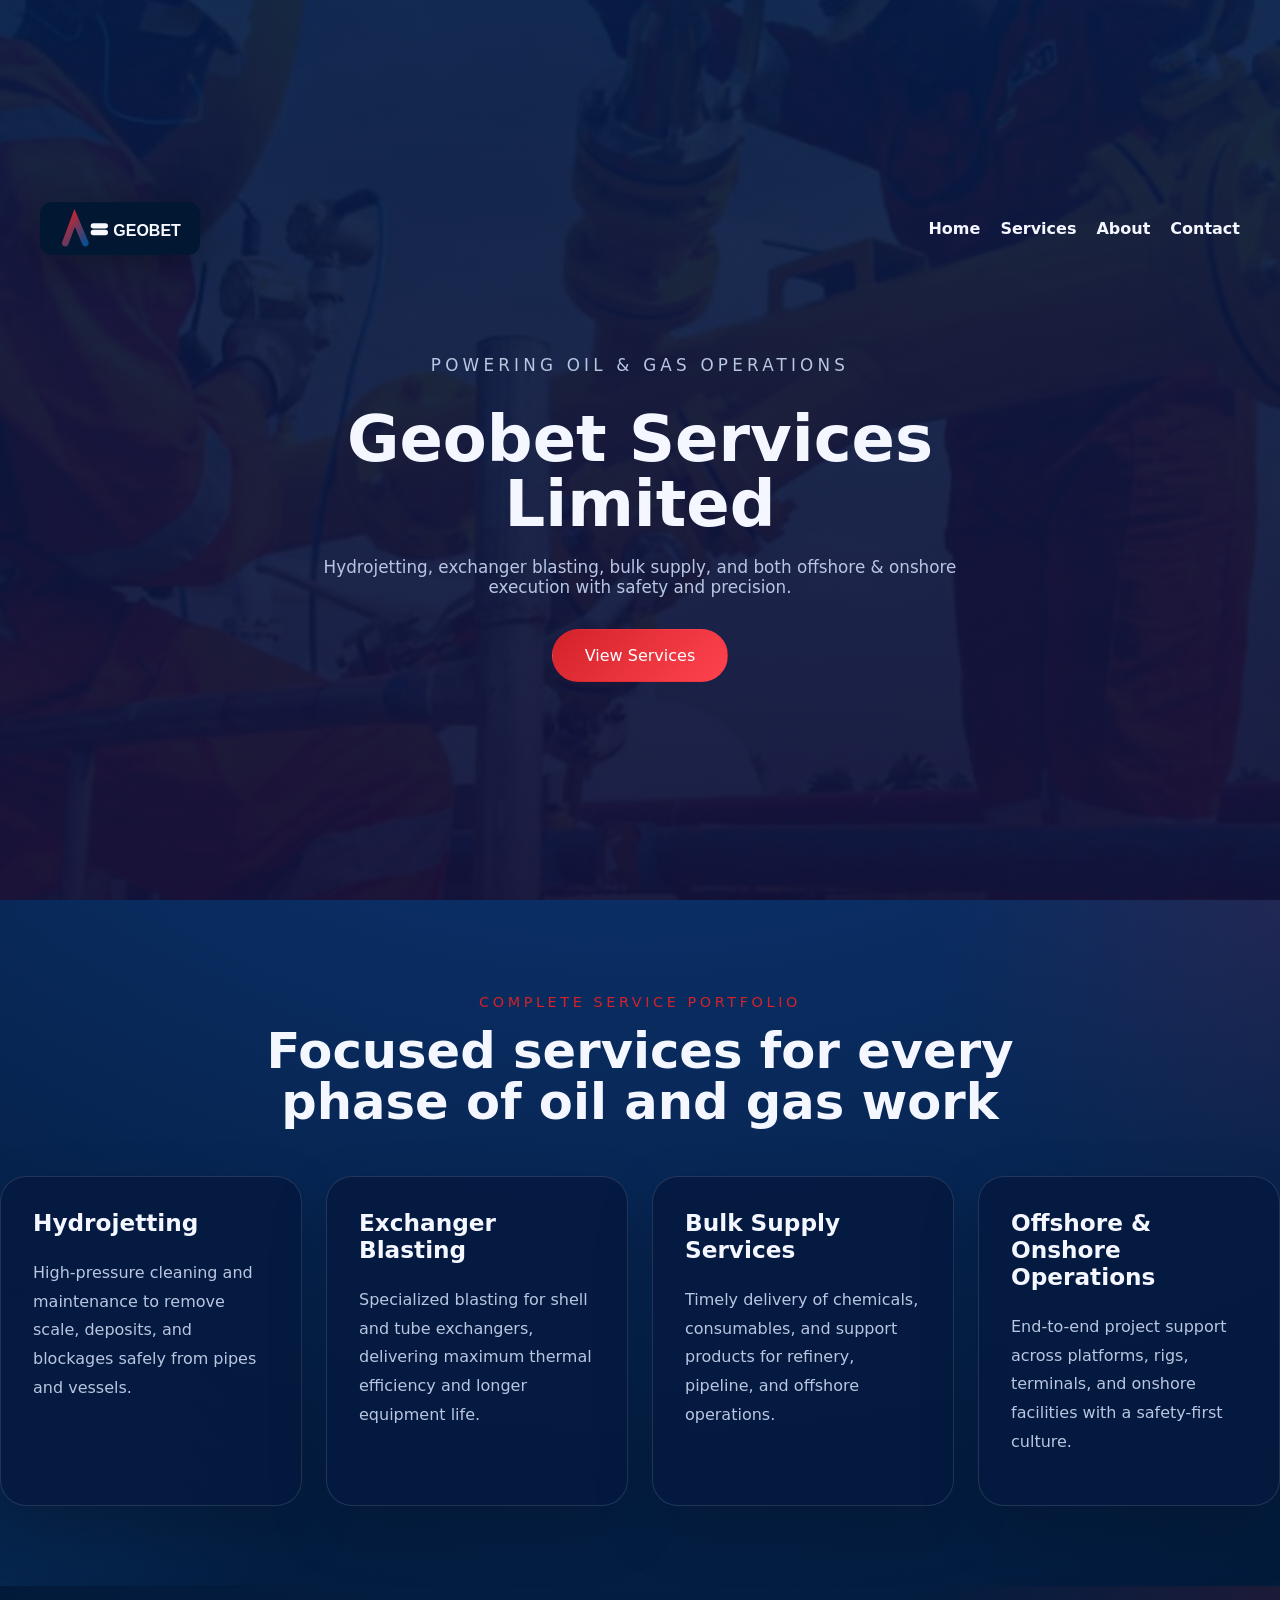
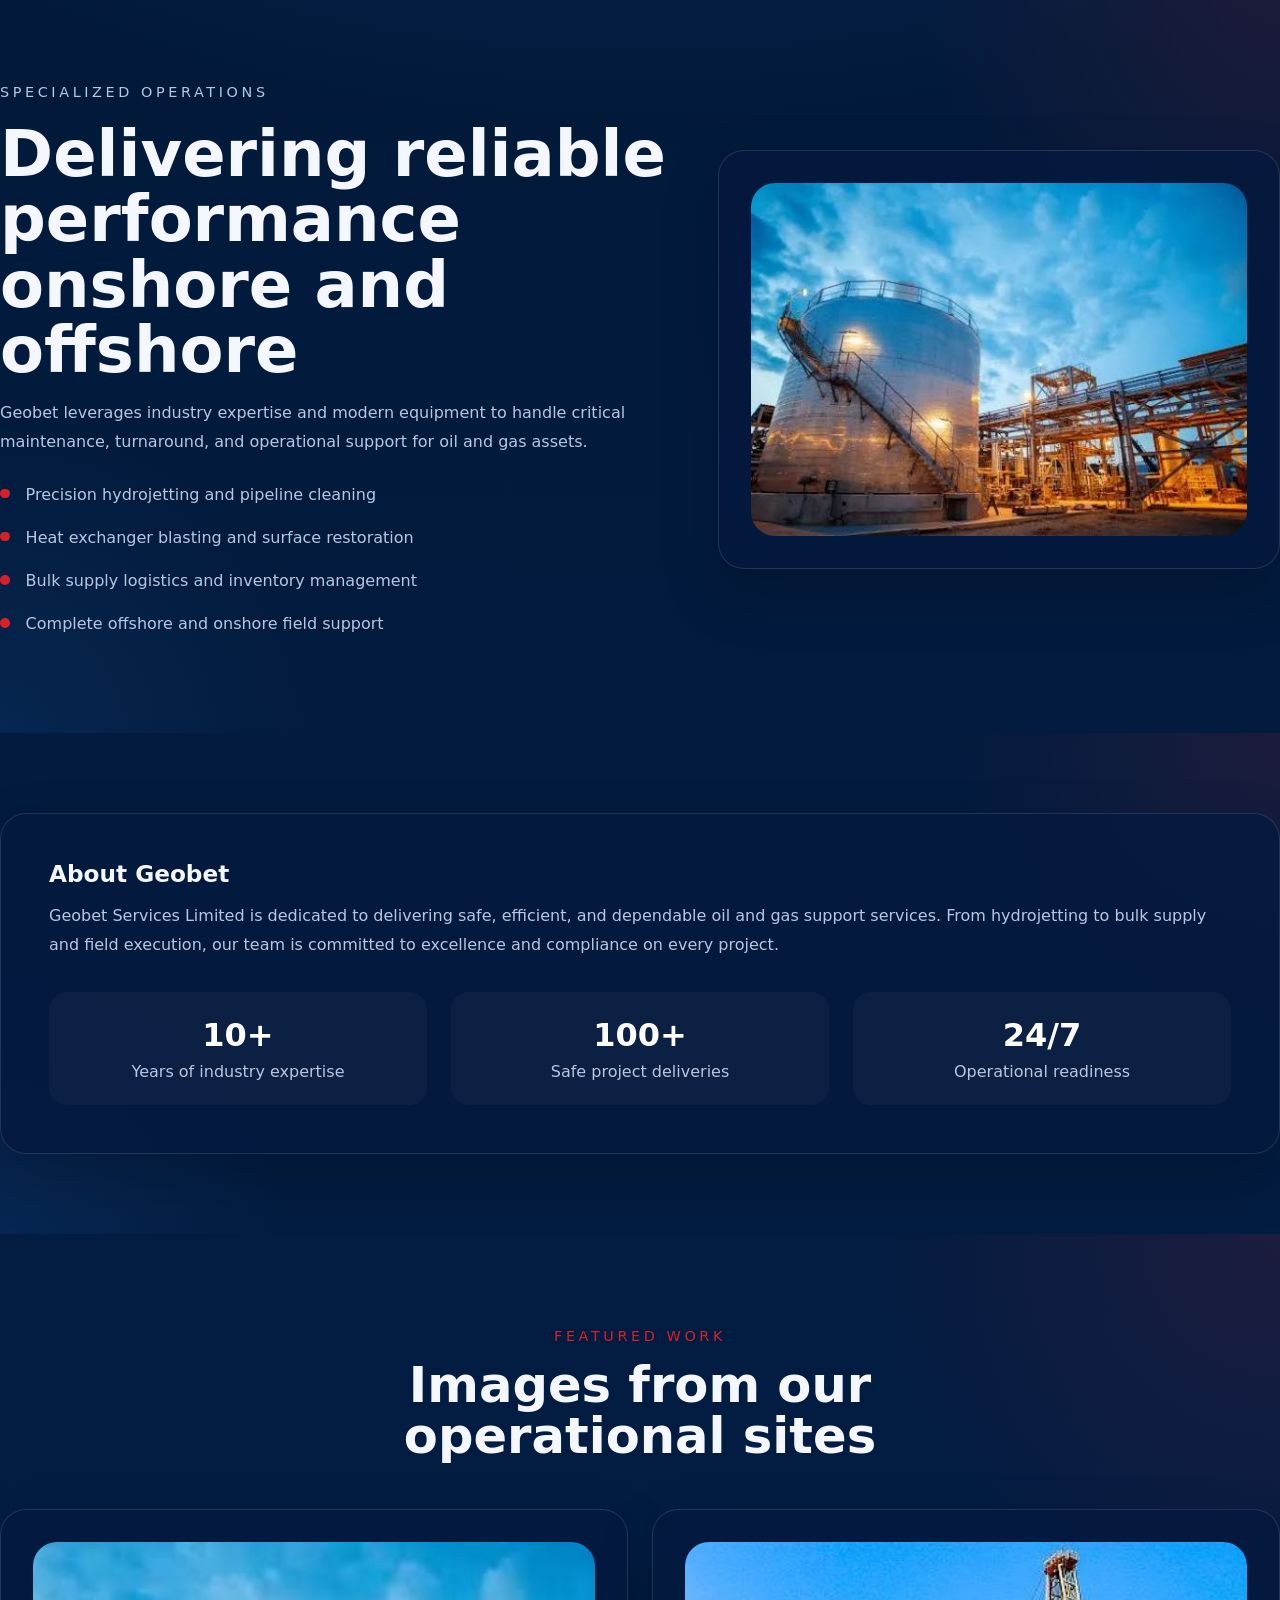
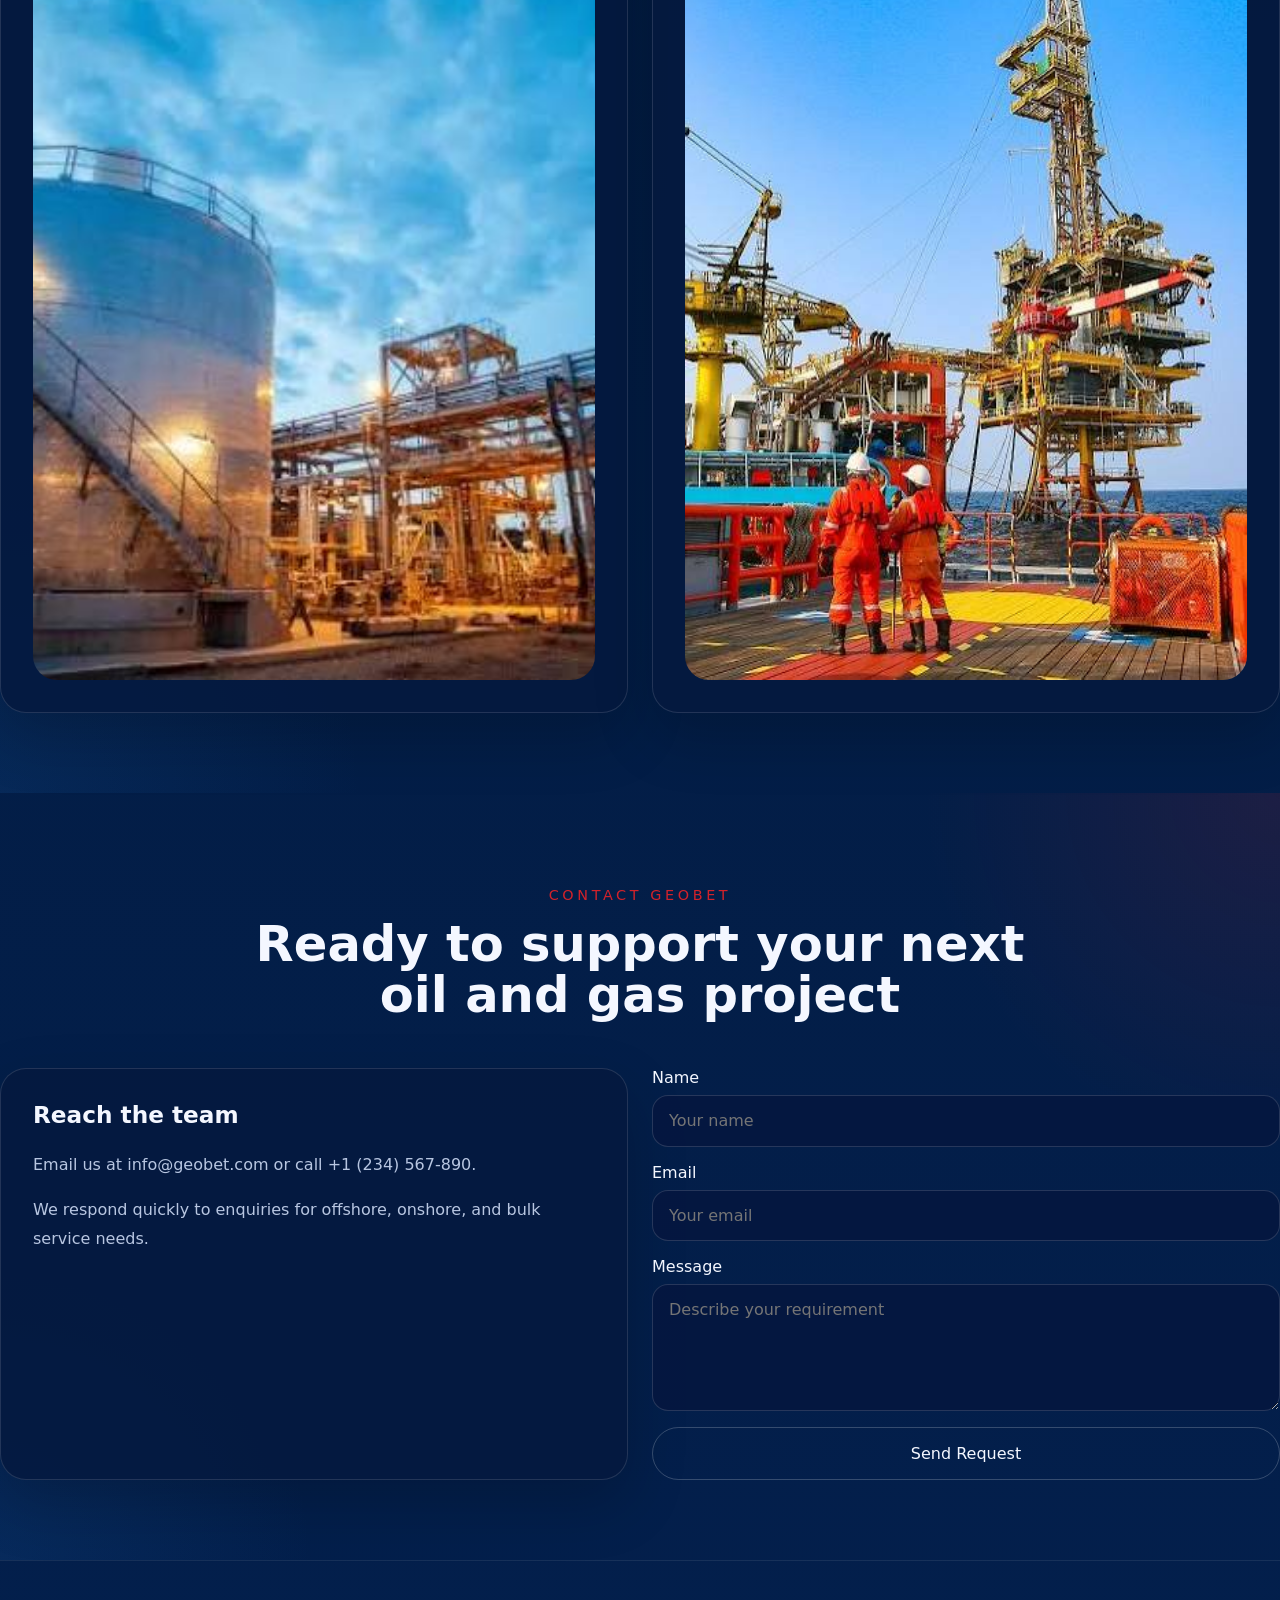
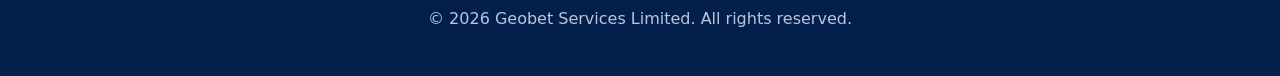
<file: index.html>
<!DOCTYPE html>
<html lang="en">
<head>
  <meta charset="UTF-8" />
  <meta name="viewport" content="width=device-width, initial-scale=1.0" />
  <title>Geobet Services Limited</title>
  <link rel="stylesheet" href="styles.css" />
</head>
<body>
  <header class="site-header">
    <div class="header-overlay"></div>
    <div class="header-content">
      <img src="logo.svg" alt="Geobet Services Limited" class="logo" />
      <nav class="main-nav">
        <a href="index.html">Home</a>
        <a href="services.html">Services</a>
        <a href="#about">About</a>
        <a href="#contact">Contact</a>
      </nav>
    </div>
    <div class="hero-copy">
      <p class="eyebrow">Powering Oil & Gas Operations</p>
      <h1>Geobet Services Limited</h1>
      <p>Hydrojetting, exchanger blasting, bulk supply, and both offshore & onshore execution with safety and precision.</p>
      <a class="btn btn-primary" href="services.html">View Services</a>
    </div>
  </header>

  <main>
    <section class="section services" id="services">
      <div class="section-intro">
        <p class="eyebrow">Complete Service Portfolio</p>
        <h2>Focused services for every phase of oil and gas work</h2>
      </div>
      <div class="service-grid">
        <article class="card">
          <h3>Hydrojetting</h3>
          <p>High-pressure cleaning and maintenance to remove scale, deposits, and blockages safely from pipes and vessels.</p>
        </article>
        <article class="card">
          <h3>Exchanger Blasting</h3>
          <p>Specialized blasting for shell and tube exchangers, delivering maximum thermal efficiency and longer equipment life.</p>
        </article>
        <article class="card">
          <h3>Bulk Supply Services</h3>
          <p>Timely delivery of chemicals, consumables, and support products for refinery, pipeline, and offshore operations.</p>
        </article>
        <article class="card">
          <h3>Offshore & Onshore Operations</h3>
          <p>End-to-end project support across platforms, rigs, terminals, and onshore facilities with a safety-first culture.</p>
        </article>
      </div>
    </section>

    <section class="section operations" id="operations">
      <div class="split-content">
        <div class="split-text">
          <p class="eyebrow">Specialized Operations</p>
          <h2>Delivering reliable performance onshore and offshore</h2>
          <p>Geobet leverages industry expertise and modern equipment to handle critical maintenance, turnaround, and operational support for oil and gas assets.</p>
          <ul>
            <li>Precision hydrojetting and pipeline cleaning</li>
            <li>Heat exchanger blasting and surface restoration</li>
            <li>Bulk supply logistics and inventory management</li>
            <li>Complete offshore and onshore field support</li>
          </ul>
        </div>
        <div class="split-image">
          <div class="image-card">
            <img src="images/operations-1.jpg" alt="Oil and gas operation" />
          </div>
        </div>
      </div>
    </section>

    <section class="section about" id="about">
      <div class="about-card">
        <h2>About Geobet</h2>
        <p>Geobet Services Limited is dedicated to delivering safe, efficient, and dependable oil and gas support services. From hydrojetting to bulk supply and field execution, our team is committed to excellence and compliance on every project.</p>
        <div class="stats-grid">
          <div class="stat">
            <strong>10+</strong>
            <span>Years of industry expertise</span>
          </div>
          <div class="stat">
            <strong>100+</strong>
            <span>Safe project deliveries</span>
          </div>
          <div class="stat">
            <strong>24/7</strong>
            <span>Operational readiness</span>
          </div>
        </div>
      </div>
    </section>

    <section class="section gallery" id="gallery">
      <div class="section-intro">
        <p class="eyebrow">Featured Work</p>
        <h2>Images from our operational sites</h2>
      </div>
      <div class="image-gallery">
        <div class="image-card">
          <img src="images/operations-1.jpg" alt="Oil operation image" />
        </div>
        <div class="image-card">
          <img src="images/gallery-2.jpg" alt="Oil operation image" />
        </div>
      </div>
    </section>

    <section class="section contact" id="contact">
      <div class="section-intro">
        <p class="eyebrow">Contact Geobet</p>
        <h2>Ready to support your next oil and gas project</h2>
      </div>
      <div class="contact-grid">
        <div class="contact-card">
          <h3>Reach the team</h3>
          <p>Email us at <a href="mailto:info@geobet.com">info@geobet.com</a> or call <a href="tel:+1234567890">+1 (234) 567-890</a>.</p>
          <p>We respond quickly to enquiries for offshore, onshore, and bulk service needs.</p>
        </div>
        <form class="contact-form">
          <label>
            Name
            <input type="text" placeholder="Your name" required />
          </label>
          <label>
            Email
            <input type="email" placeholder="Your email" required />
          </label>
          <label>
            Message
            <textarea rows="5" placeholder="Describe your requirement"></textarea>
          </label>
          <button class="btn btn-secondary" type="submit">Send Request</button>
        </form>
      </div>
    </section>
  </main>

  <footer class="site-footer">
    <p>© 2026 Geobet Services Limited. All rights reserved.</p>
  </footer>
  <script src="script.js"></script>
</body>
</html>
</file>
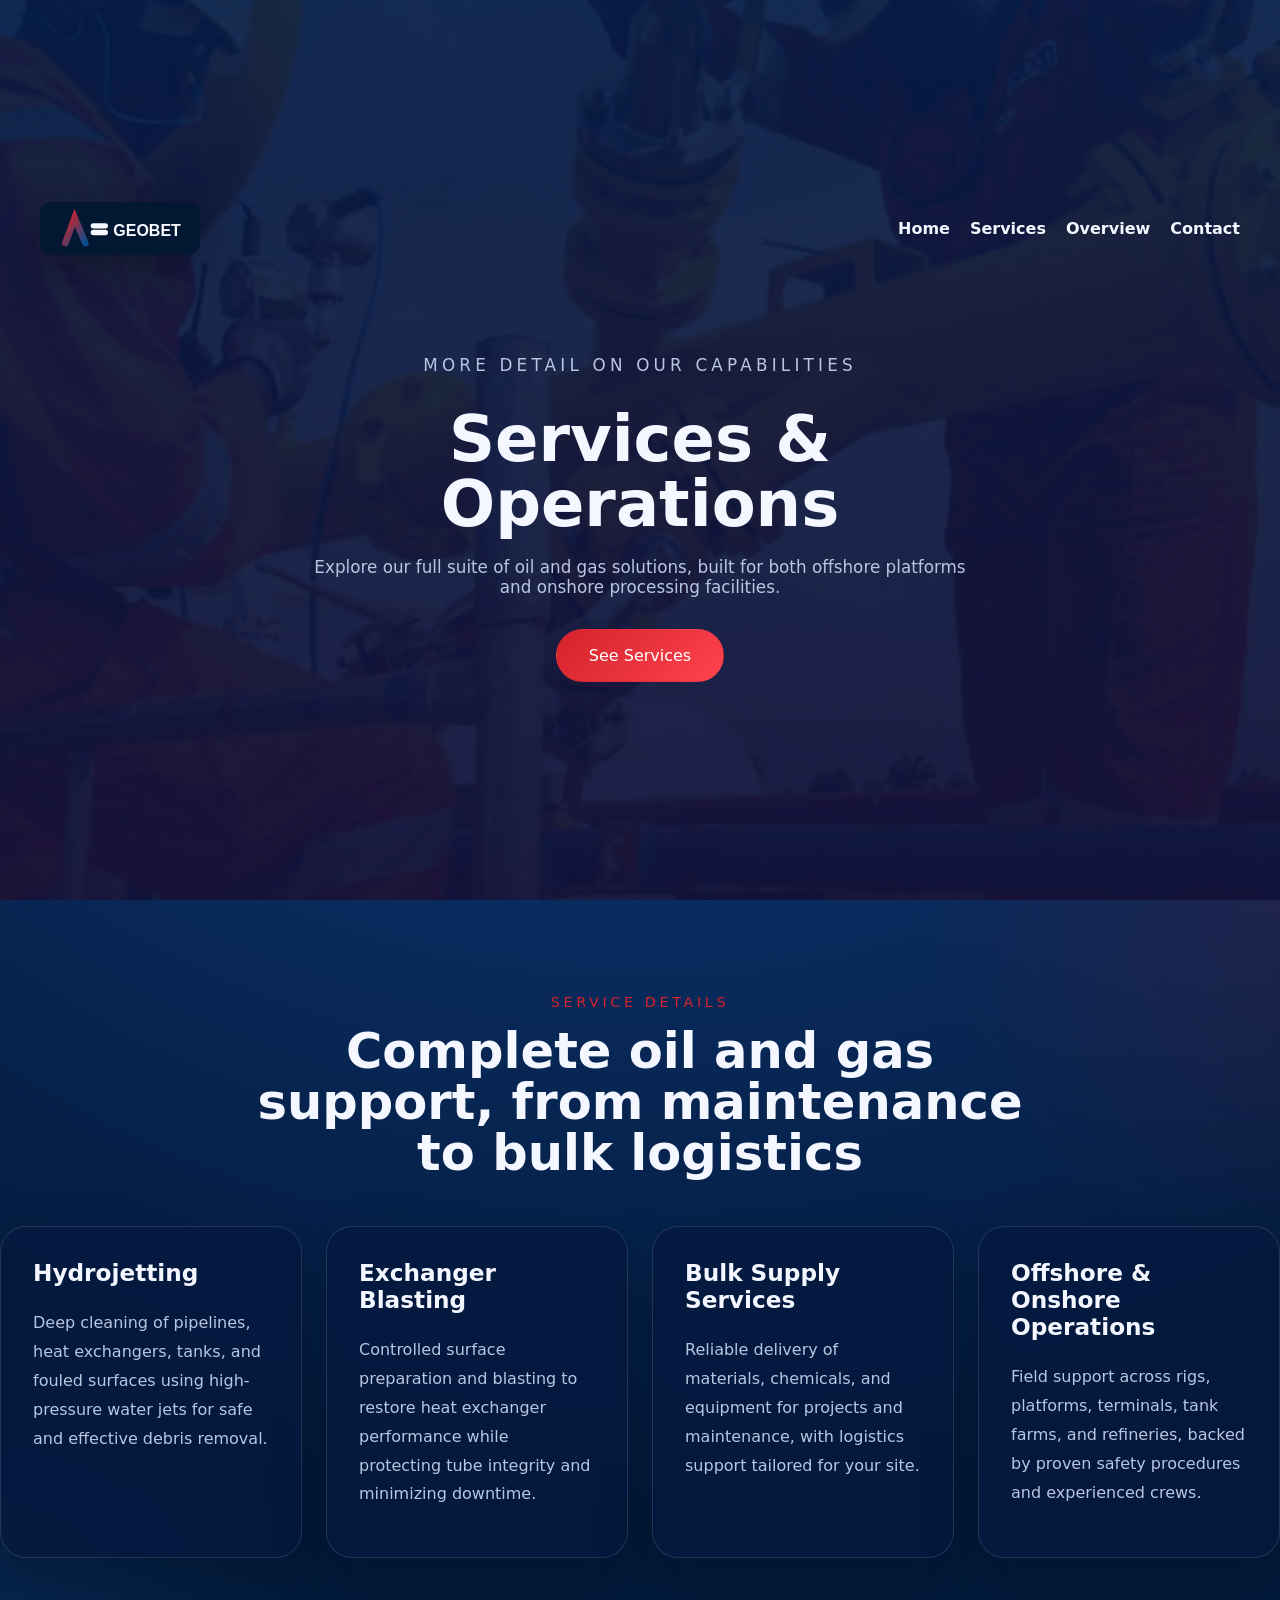
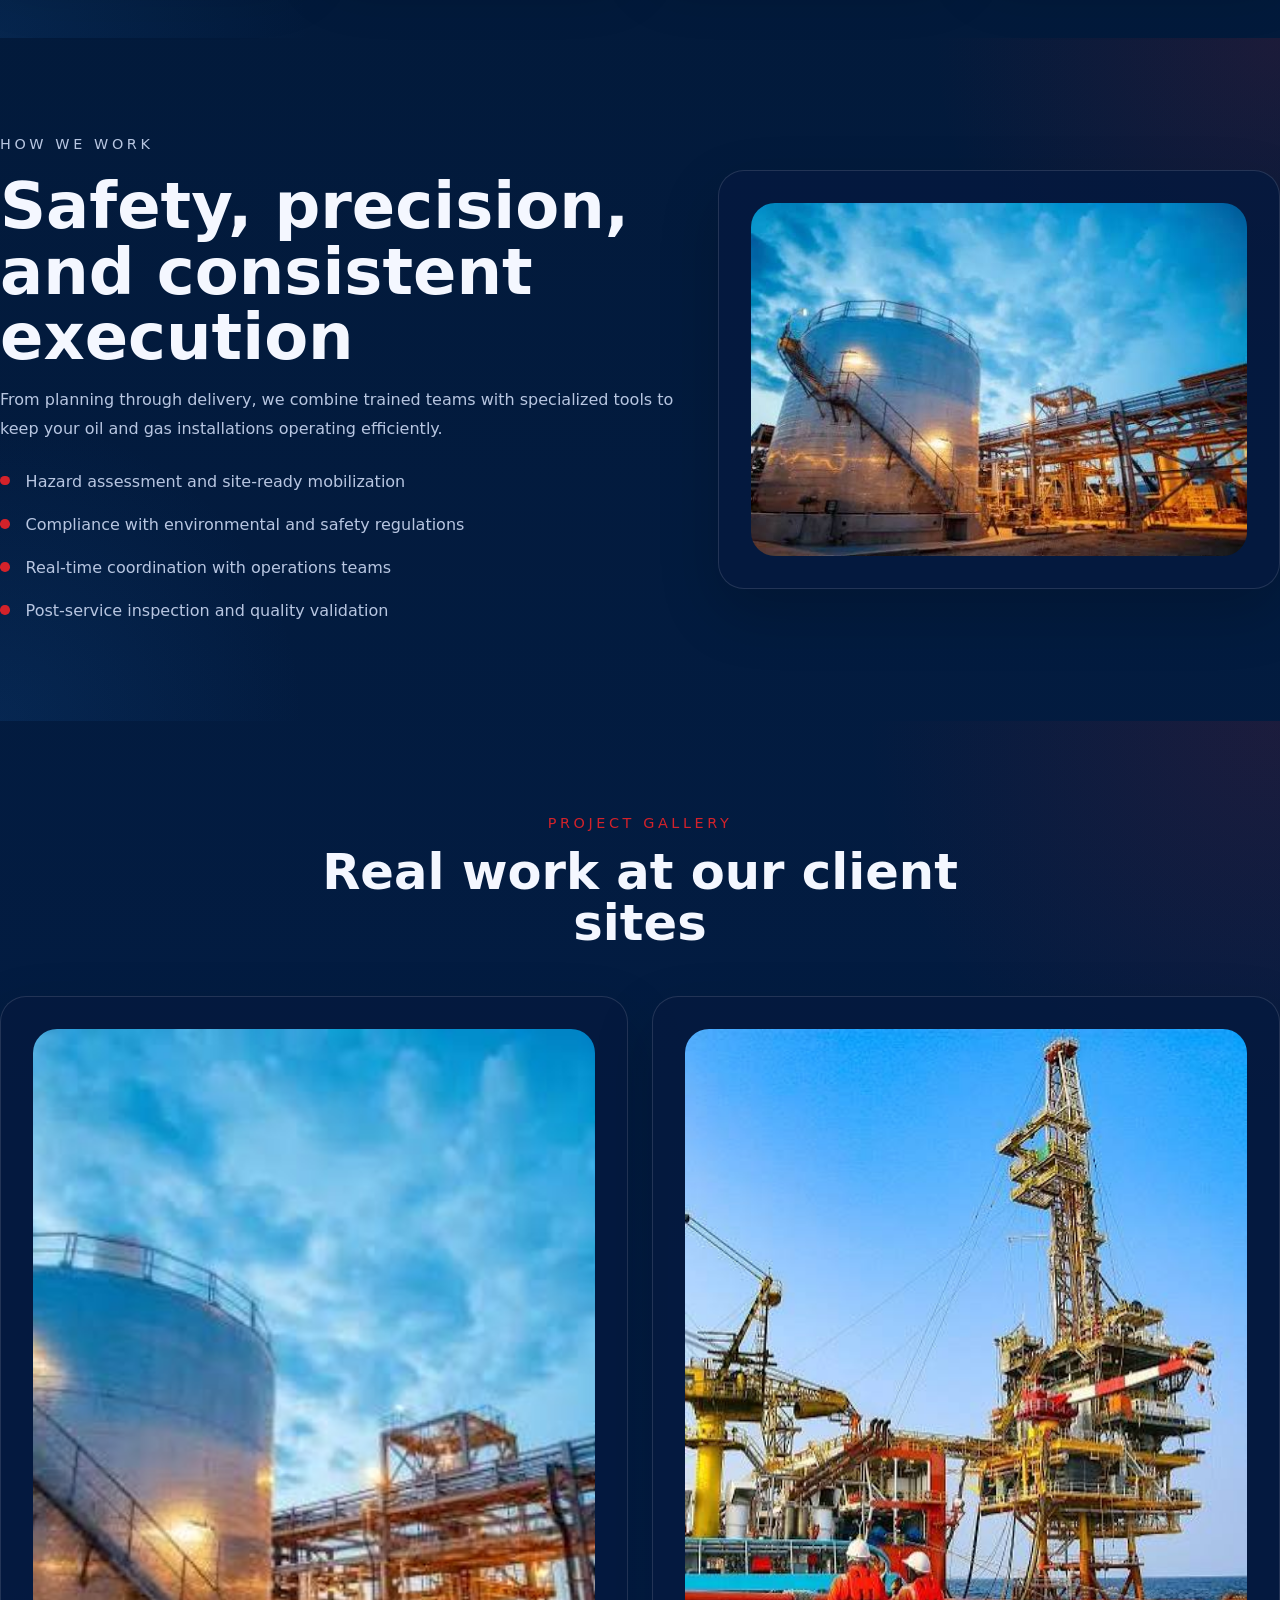
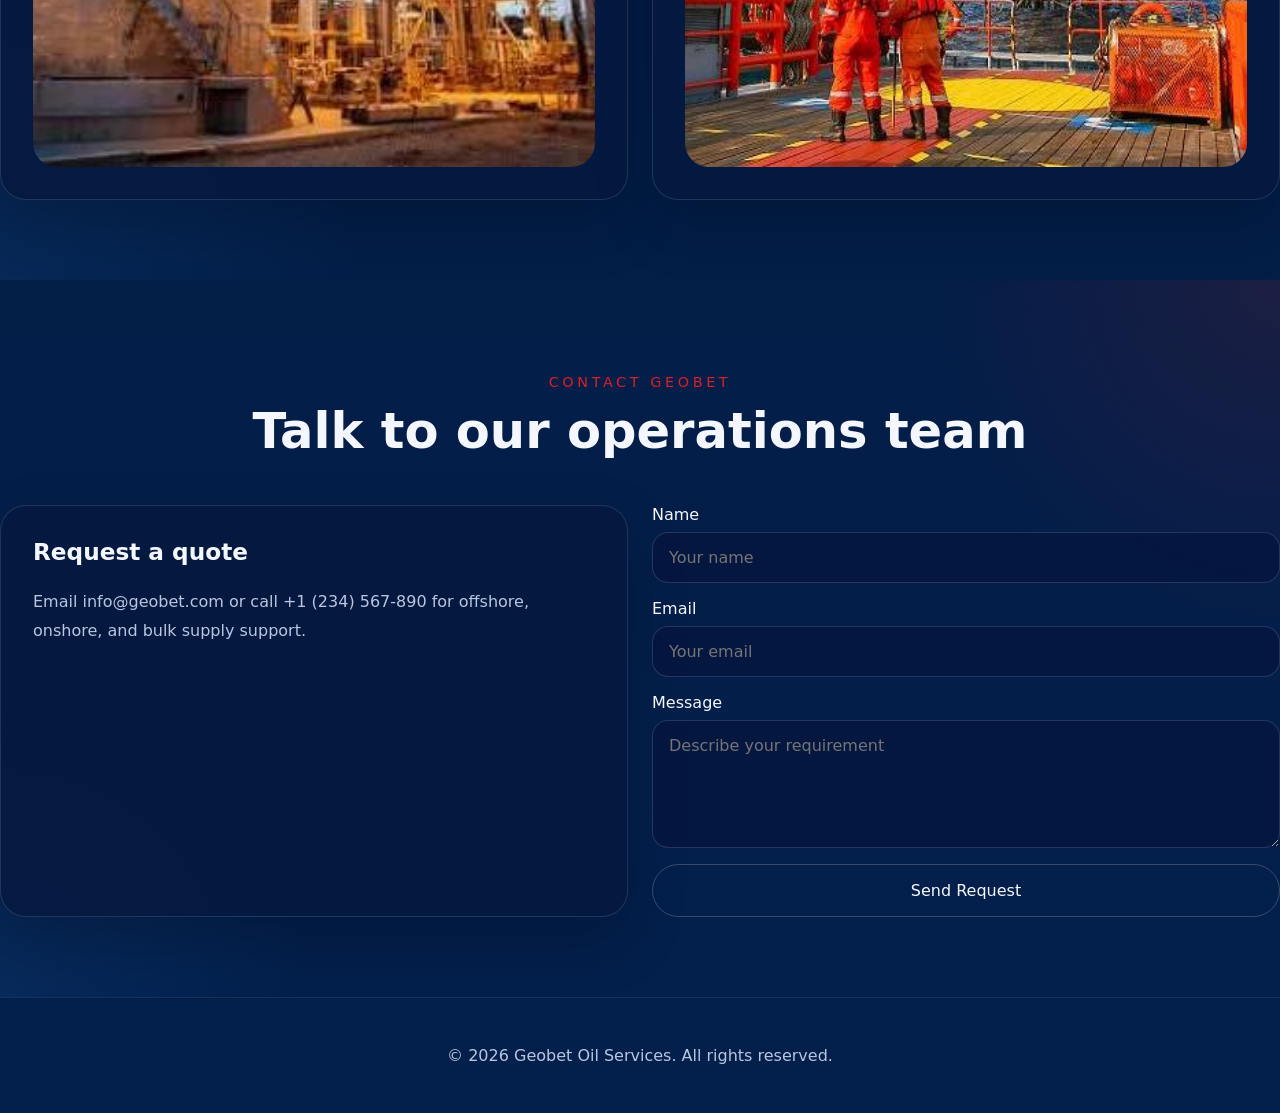
<file: services.html>
<!DOCTYPE html>
<html lang="en">
<head>
  <meta charset="UTF-8" />
  <meta name="viewport" content="width=device-width, initial-scale=1.0" />
  <title>Services | Geobet Oil Services</title>
  <link rel="stylesheet" href="styles.css" />
</head>
<body>
  <header class="site-header">
    <div class="header-overlay"></div>
    <div class="header-content">
      <img src="logo.svg" alt="Geobet Oil Services" class="logo" />
      <nav class="main-nav">
        <a href="index.html">Home</a>
        <a href="services.html">Services</a>
        <a href="#services">Overview</a>
        <a href="#contact">Contact</a>
      </nav>
    </div>
    <div class="hero-copy">
      <p class="eyebrow">More detail on our capabilities</p>
      <h1>Services & Operations</h1>
      <p>Explore our full suite of oil and gas solutions, built for both offshore platforms and onshore processing facilities.</p>
      <a class="btn btn-primary" href="#services">See Services</a>
    </div>
  </header>

  <main>
    <section class="section services" id="services">
      <div class="section-intro">
        <p class="eyebrow">Service Details</p>
        <h2>Complete oil and gas support, from maintenance to bulk logistics</h2>
      </div>
      <div class="service-grid">
        <article class="card">
          <h3>Hydrojetting</h3>
          <p>Deep cleaning of pipelines, heat exchangers, tanks, and fouled surfaces using high-pressure water jets for safe and effective debris removal.</p>
        </article>
        <article class="card">
          <h3>Exchanger Blasting</h3>
          <p>Controlled surface preparation and blasting to restore heat exchanger performance while protecting tube integrity and minimizing downtime.</p>
        </article>
        <article class="card">
          <h3>Bulk Supply Services</h3>
          <p>Reliable delivery of materials, chemicals, and equipment for projects and maintenance, with logistics support tailored for your site.</p>
        </article>
        <article class="card">
          <h3>Offshore & Onshore Operations</h3>
          <p>Field support across rigs, platforms, terminals, tank farms, and refineries, backed by proven safety procedures and experienced crews.</p>
        </article>
      </div>
    </section>

    <section class="section operations" id="operations">
      <div class="split-content">
        <div class="split-text">
          <p class="eyebrow">How we work</p>
          <h2>Safety, precision, and consistent execution</h2>
          <p>From planning through delivery, we combine trained teams with specialized tools to keep your oil and gas installations operating efficiently.</p>
          <ul>
            <li>Hazard assessment and site-ready mobilization</li>
            <li>Compliance with environmental and safety regulations</li>
            <li>Real-time coordination with operations teams</li>
            <li>Post-service inspection and quality validation</li>
          </ul>
        </div>
        <div class="split-image">
          <div class="image-card">
            <img src="images/operations-1.jpg" alt="Technical oil operation" />
          </div>
        </div>
      </div>
    </section>

    <section class="section gallery" id="gallery">
      <div class="section-intro">
        <p class="eyebrow">Project Gallery</p>
        <h2>Real work at our client sites</h2>
      </div>
      <div class="image-gallery">
        <div class="image-card">
          <img src="images/operations-1.jpg" alt="Operational site" />
        </div>
        <div class="image-card">
          <img src="images/gallery-2.jpg" alt="Field operations" />
        </div>
      </div>
    </section>

    <section class="section contact" id="contact">
      <div class="section-intro">
        <p class="eyebrow">Contact Geobet</p>
        <h2>Talk to our operations team</h2>
      </div>
      <div class="contact-grid">
        <div class="contact-card">
          <h3>Request a quote</h3>
          <p>Email <a href="mailto:info@geobet.com">info@geobet.com</a> or call <a href="tel:+1234567890">+1 (234) 567-890</a> for offshore, onshore, and bulk supply support.</p>
        </div>
        <form class="contact-form">
          <label>
            Name
            <input type="text" placeholder="Your name" required />
          </label>
          <label>
            Email
            <input type="email" placeholder="Your email" required />
          </label>
          <label>
            Message
            <textarea rows="5" placeholder="Describe your requirement"></textarea>
          </label>
          <button class="btn btn-secondary" type="submit">Send Request</button>
        </form>
      </div>
    </section>
  </main>

  <footer class="site-footer">
    <p>© 2026 Geobet Oil Services. All rights reserved.</p>
  </footer>
  <script src="script.js"></script>
</body>
</html>
</file>
<file: styles.css>
:root {
  color-scheme: dark;
  --bg-primary: #031f4c;
  --bg-secondary: #081f3a;
  --accent-red: #d3222a;
  --accent-light: #f8f9ff;
  --text-light: #f4f7ff;
  --text-muted: #b8c6e1;
  --card-bg: rgba(5, 25, 63, 0.85);
  --border: rgba(255, 255, 255, 0.12);
}

* {
  box-sizing: border-box;
}

body {
  margin: 0;
  font-family: Inter, system-ui, -apple-system, BlinkMacSystemFont, "Segoe UI", sans-serif;
  background: radial-gradient(circle at top, rgba(20, 72, 157, 0.95), transparent 35%), linear-gradient(180deg, #021731 0%, var(--bg-primary) 100%);
  color: var(--text-light);
}

img {
  max-width: 100%;
  display: block;
}

a {
  color: inherit;
  text-decoration: none;
}

button,
input,
textarea {
  font: inherit;
}

.site-header {
  position: relative;
  min-height: 100vh;
  padding: 2rem 1.5rem 3rem;
  display: flex;
  flex-direction: column;
  justify-content: center;
  background-image: linear-gradient(rgba(2, 18, 53, 0.75), rgba(0, 0, 0, 0.5)), url('images/hero-bg.jpg');
  background-size: cover;
  background-position: center;
}

.header-overlay {
  position: absolute;
  inset: 0;
  background: linear-gradient(180deg, rgba(3, 31, 76, 0.7), rgba(17, 19, 62, 0.9));
  pointer-events: none;
}

.header-content {
  position: relative;
  display: flex;
  justify-content: space-between;
  align-items: center;
  gap: 1rem;
  max-width: 1200px;
  width: 100%;
  margin: 0 auto;
}

.logo {
  width: 160px;
  filter: drop-shadow(0 8px 20px rgba(0, 0, 0, 0.3));
}

.main-nav {
  display: flex;
  flex-wrap: wrap;
  gap: 1.25rem;
  font-weight: 600;
}

.main-nav a {
  color: var(--text-light);
  transition: color 0.2s ease;
}

.main-nav a:hover {
  color: var(--accent-red);
}

.hero-copy {
  position: relative;
  max-width: 680px;
  margin: 5rem auto 0;
  text-align: center;
}

.eyebrow {
  text-transform: uppercase;
  letter-spacing: 0.25em;
  color: var(--accent-red);
  font-size: 0.9rem;
  margin-bottom: 1rem;
}

.hero-copy h1,
.section h2 {
  margin: 0;
  font-size: clamp(2.5rem, 5vw, 4.4rem);
  line-height: 1.02;
}

.hero-copy p {
  color: var(--text-muted);
  font-size: 1.05rem;
  max-width: 720px;
  margin: 1.25rem auto 2rem;
}

.btn {
  display: inline-flex;
  align-items: center;
  justify-content: center;
  padding: 1rem 2rem;
  border-radius: 999px;
  border: 1px solid transparent;
  cursor: pointer;
  transition: transform 0.2s ease, background-color 0.2s ease, border-color 0.2s ease;
}

.btn:hover {
  transform: translateY(-2px);
}

.btn-primary {
  background: linear-gradient(135deg, var(--accent-red), #ff434f);
  color: white;
}

.btn-secondary {
  background: transparent;
  border-color: rgba(255, 255, 255, 0.2);
  color: var(--text-light);
}

.main {
  width: min(1200px, calc(100% - 3rem));
  margin: 0 auto;
}

.section {
  padding: 5rem 0;
  position: relative;
}

.section::before {
  content: "";
  position: absolute;
  inset: 0;
  background: radial-gradient(circle at top right, rgba(211, 34, 42, 0.12), transparent 24%), radial-gradient(circle at bottom left, rgba(30, 109, 191, 0.14), transparent 21%);
  pointer-events: none;
}

.section > * {
  position: relative;
}

.section-intro {
  text-align: center;
  max-width: 780px;
  margin: 0 auto 3rem;
}

.section-intro h2 {
  font-size: clamp(2.1rem, 4vw, 3.1rem);
}

.service-grid,
.stats-grid,
.contact-grid {
  display: grid;
  gap: 1.5rem;
}

.service-grid {
  grid-template-columns: repeat(auto-fit, minmax(220px, 1fr));
}

.card,
.about-card,
.contact-card,
.image-card {
  background: var(--card-bg);
  border: 1px solid var(--border);
  border-radius: 26px;
  padding: 2rem;
  box-shadow: 0 24px 60px rgba(0, 0, 0, 0.18);
}

.card h3,
.about-card h2,
.contact-card h3 {
  margin-top: 0;
  font-size: 1.45rem;
}

.card p,
.about-card p,
.contact-card p,
.split-text p,
.split-text ul {
  color: var(--text-muted);
  line-height: 1.8;
}

.split-content {
  display: grid;
  grid-template-columns: 1.1fr 0.9fr;
  align-items: center;
  gap: 2rem;
}

.split-text ul {
  list-style: none;
  padding: 0;
  margin: 1.5rem 0 0;
}

.split-text li {
  position: relative;
  padding-left: 1.6rem;
  margin-bottom: 0.9rem;
}

.split-text li::before {
  content: "";
  position: absolute;
  left: 0;
  top: 0.5rem;
  width: 0.6rem;
  height: 0.6rem;
  border-radius: 50%;
  background: var(--accent-red);
}

.image-card {
  overflow: hidden;
}

.image-card img {
  border-radius: 24px;
  width: 100%;
  height: 100%;
  object-fit: cover;
}

.about-card {
  padding: 3rem;
}

.stats-grid {
  grid-template-columns: repeat(3, minmax(0, 1fr));
  margin-top: 2rem;
}

.image-gallery {
  display: grid;
  grid-template-columns: repeat(auto-fit, minmax(240px, 1fr));
  gap: 1.5rem;
  margin-top: 2rem;
}

.image-gallery .image-card {
  border-radius: 26px;
  overflow: hidden;
  min-height: 280px;
}

.image-gallery .image-card img {
  width: 100%;
  height: 100%;
  object-fit: cover;
}

.stat {
  background: rgba(255, 255, 255, 0.03);
  border-radius: 18px;
  padding: 1.5rem;
  text-align: center;
}

.stat strong {
  display: block;
  font-size: 2rem;
  margin-bottom: 0.5rem;
  color: white;
}

.stat span {
  color: var(--text-muted);
}

.contact-grid {
  grid-template-columns: 1fr 1fr;
}

.contact-card {
  min-height: 100%;
}

.contact-form {
  display: grid;
  gap: 1rem;
}

.contact-form label {
  display: grid;
  gap: 0.5rem;
  color: var(--text-light);
}

.contact-form input,
.contact-form textarea {
  width: 100%;
  border-radius: 16px;
  border: 1px solid rgba(255, 255, 255, 0.14);
  background: rgba(5, 23, 64, 0.9);
  color: var(--text-light);
  padding: 0.95rem 1rem;
}

.contact-form input:focus,
.contact-form textarea:focus {
  outline: 2px solid rgba(211, 34, 42, 0.5);
}

.site-footer {
  text-align: center;
  padding: 2rem 1.5rem;
  color: var(--text-muted);
  border-top: 1px solid rgba(255, 255, 255, 0.08);
}

@media (max-width: 900px) {
  .split-content,
  .contact-grid,
  .stats-grid {
    grid-template-columns: 1fr;
  }

  .site-header {
    min-height: 82vh;
    padding-top: 1.5rem;
  }

  .hero-copy {
    margin-top: 4rem;
  }
}

@media (max-width: 640px) {
  .header-content {
    flex-direction: column;
    align-items: flex-start;
  }

  .main-nav {
    gap: 0.85rem;
    justify-content: center;
    width: 100%;
  }

  .hero-copy h1 {
    font-size: 2.8rem;
  }

  .btn {
    width: 100%;
  }
}
</file>
